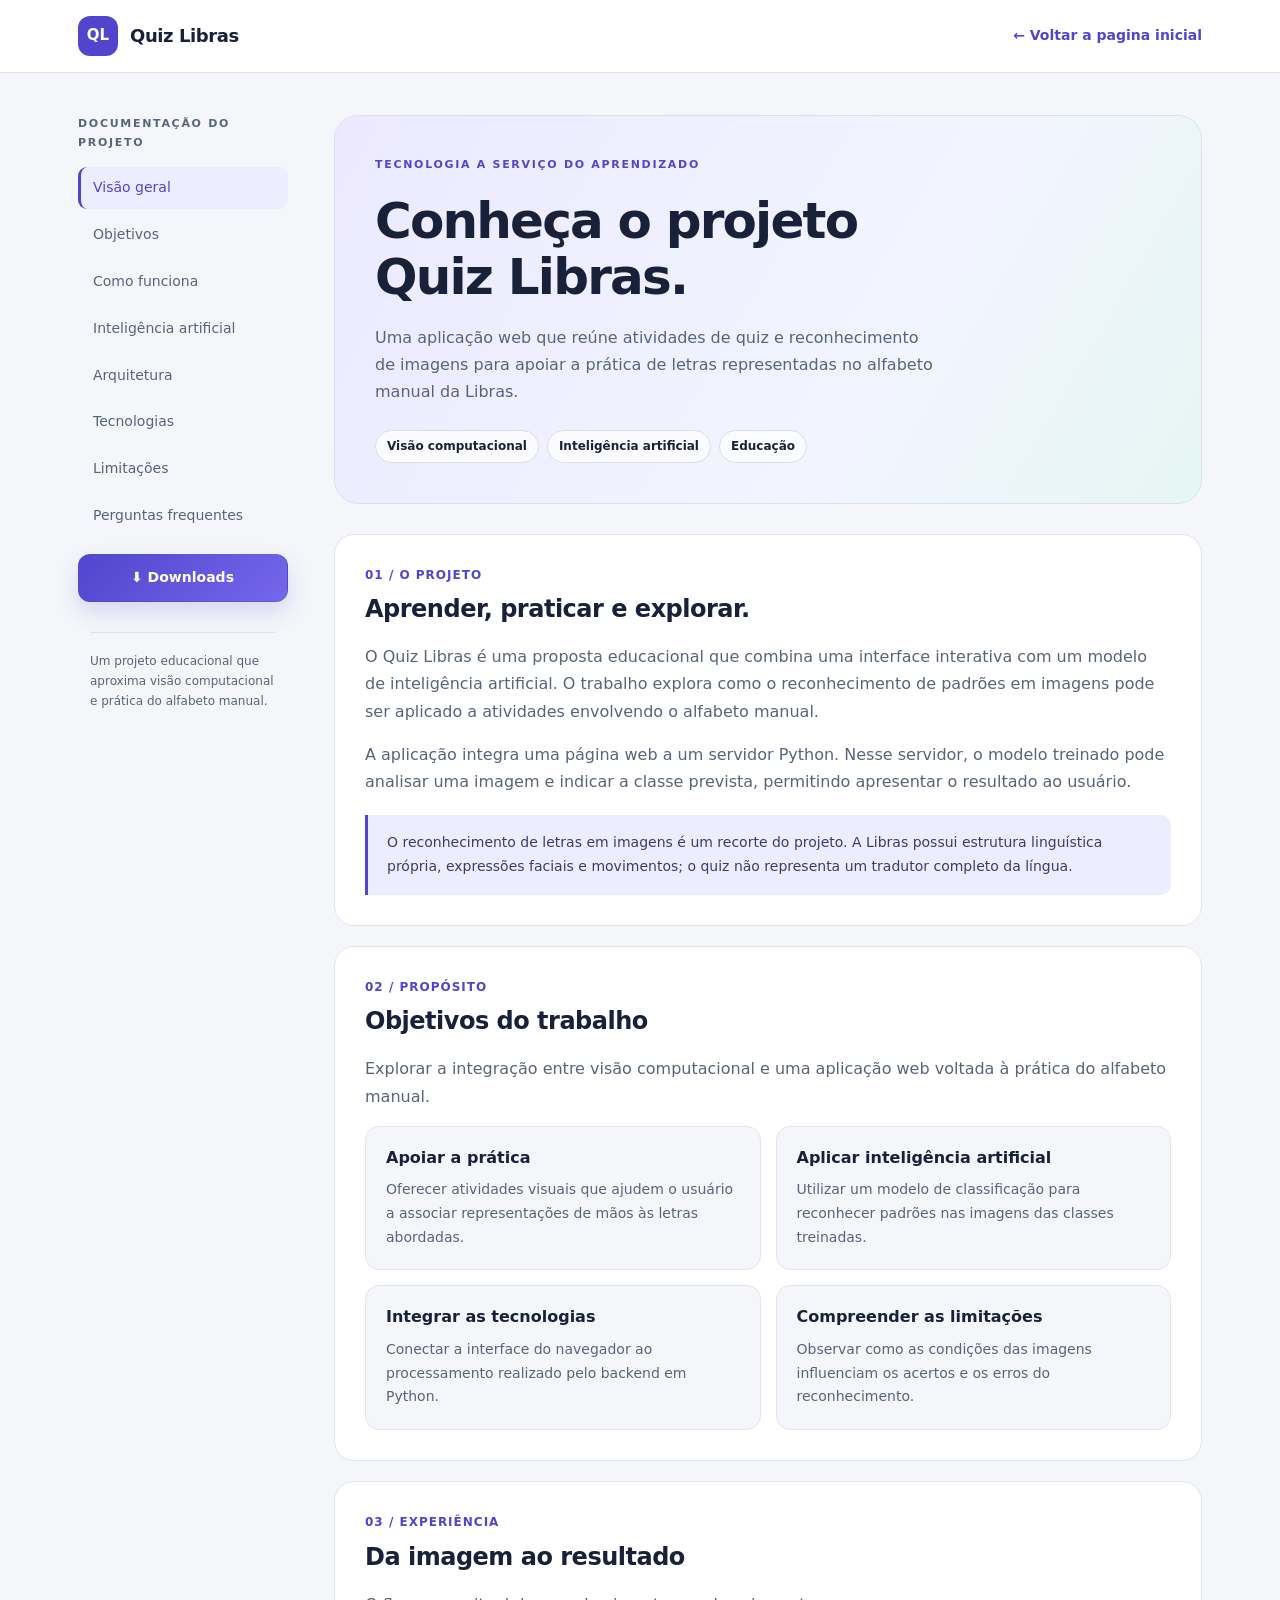
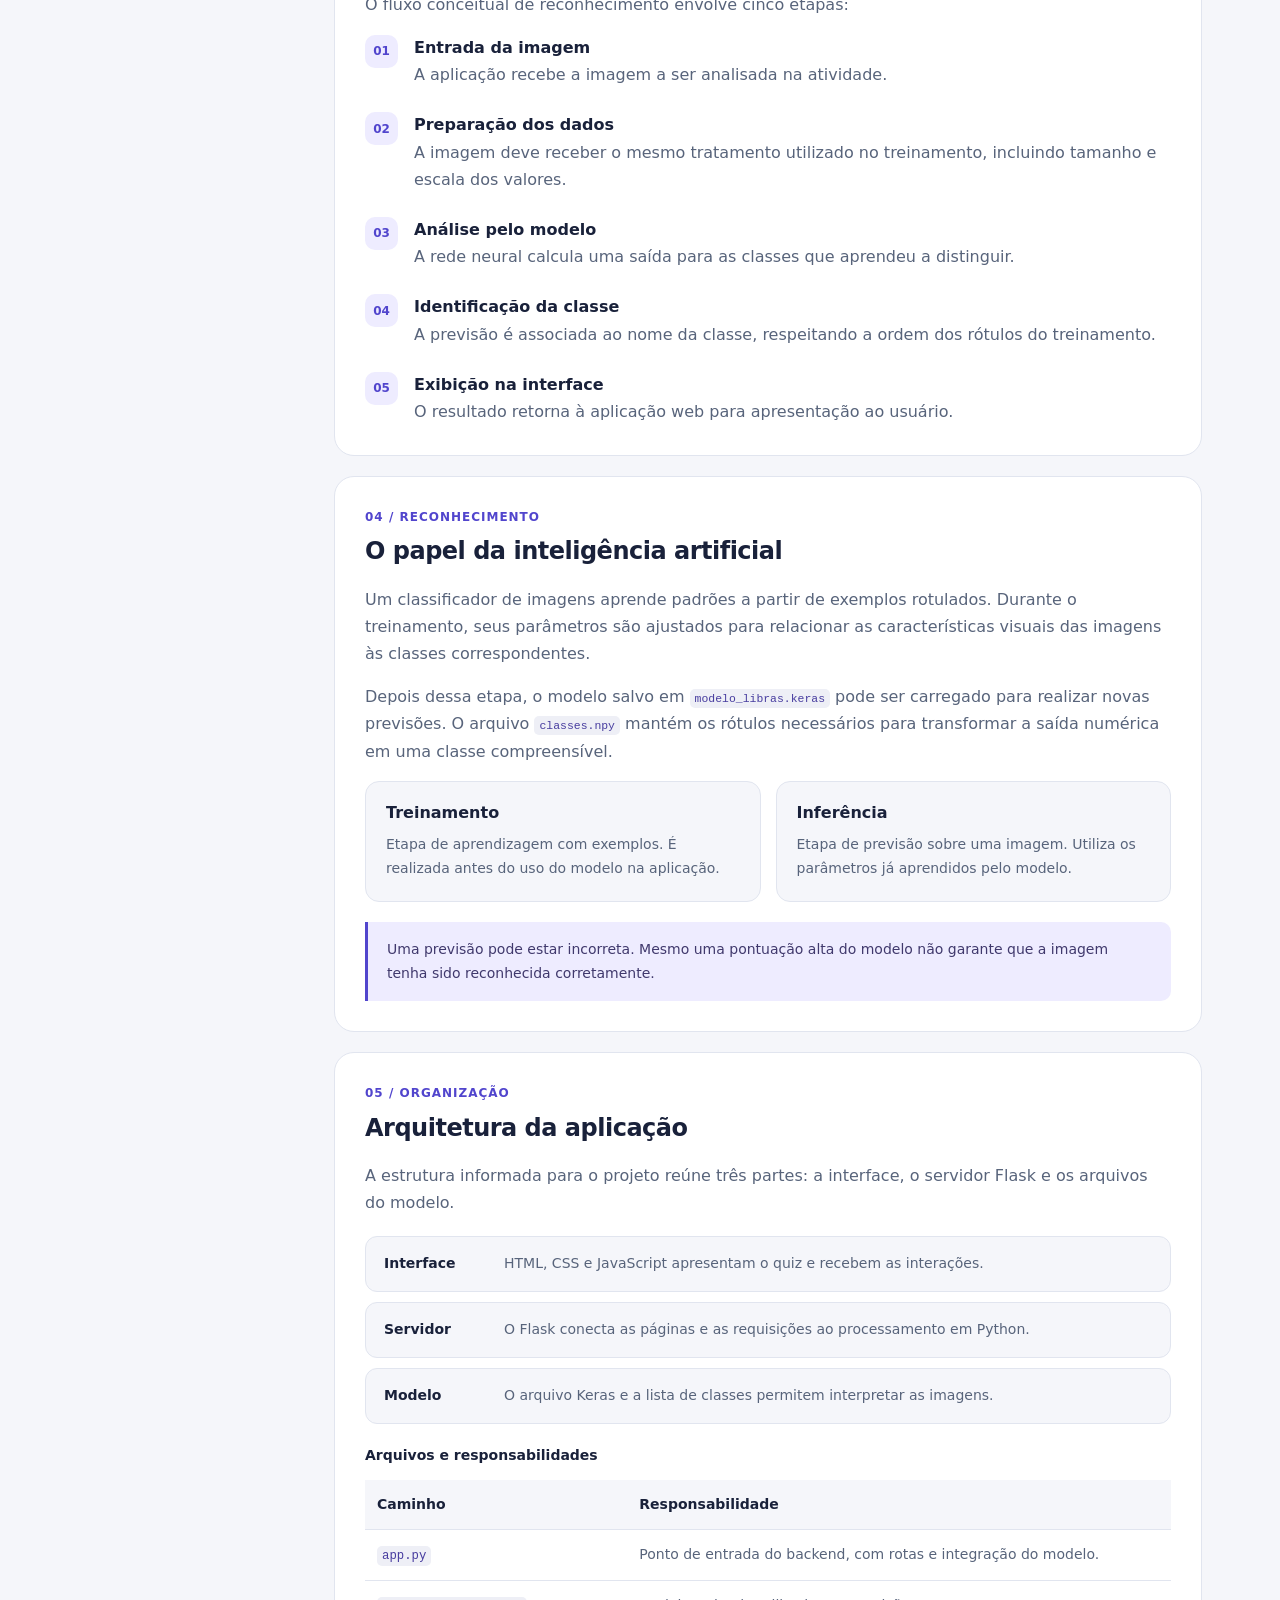
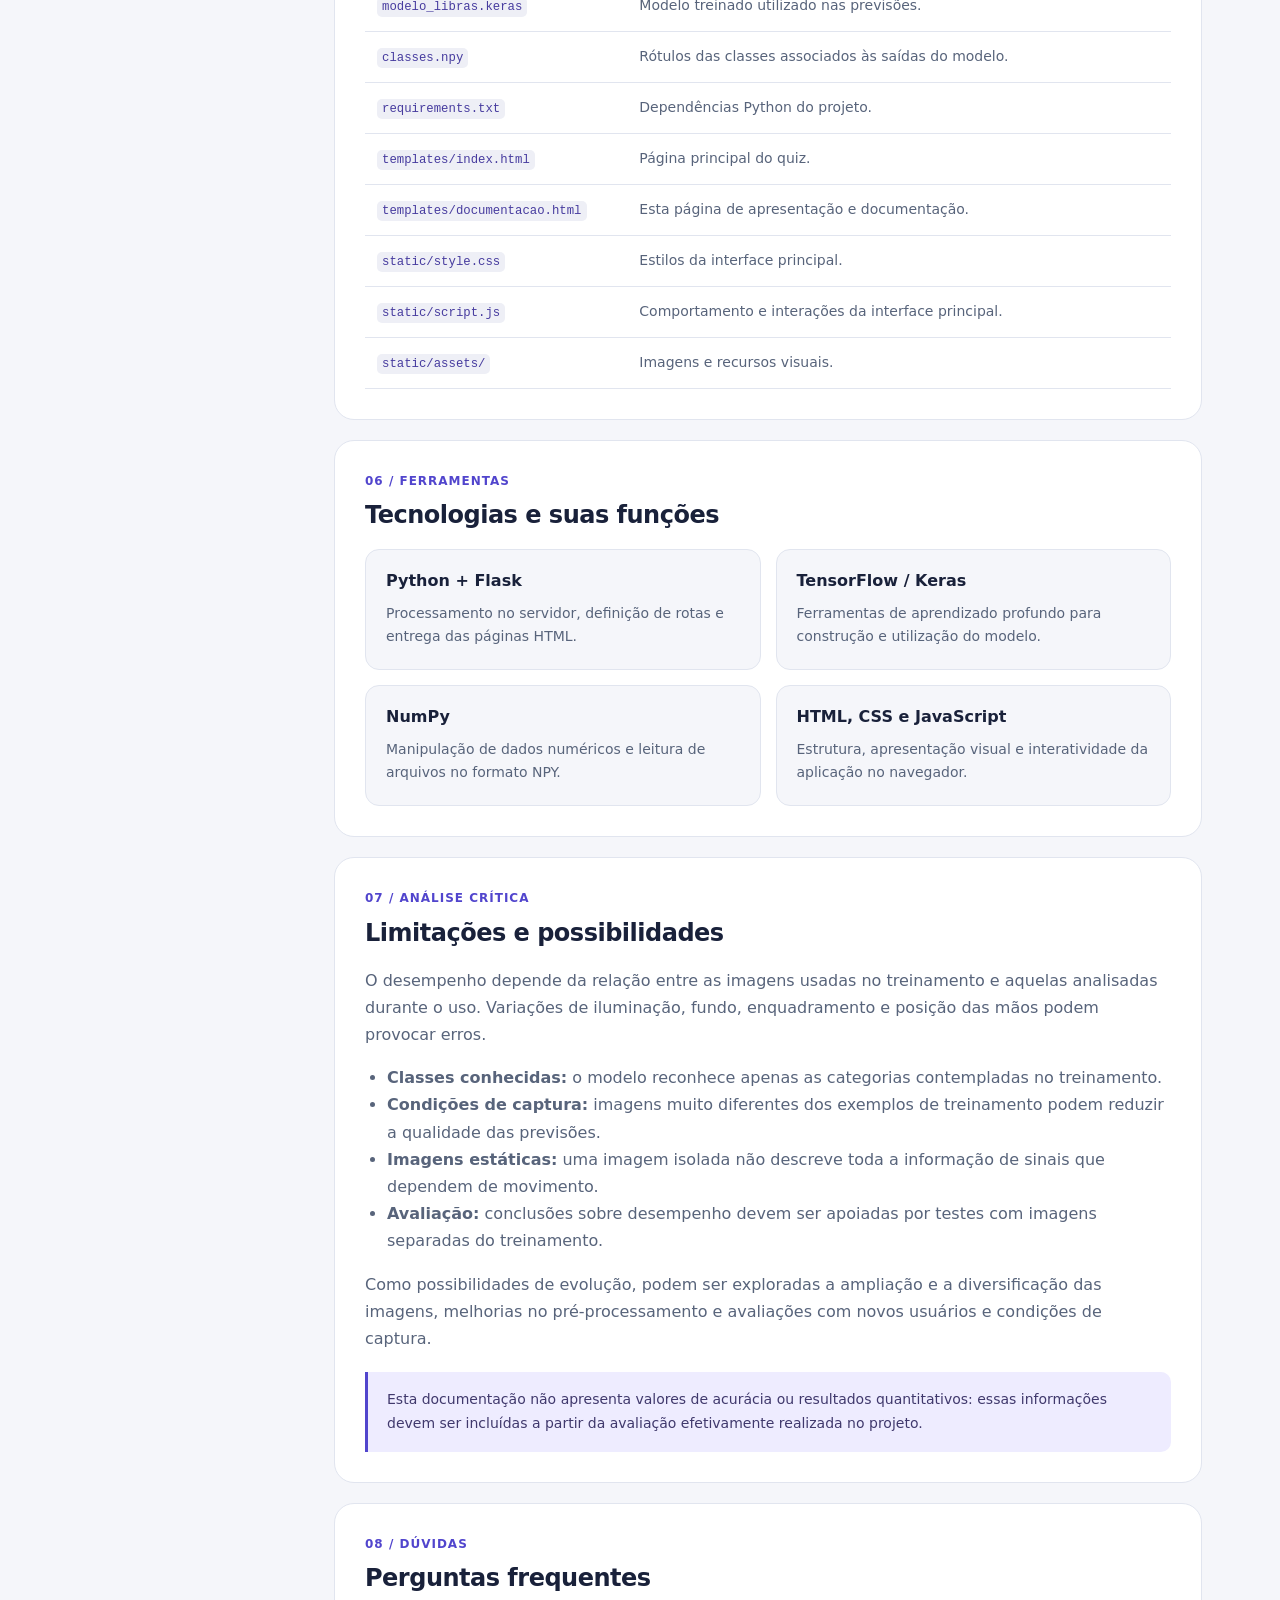
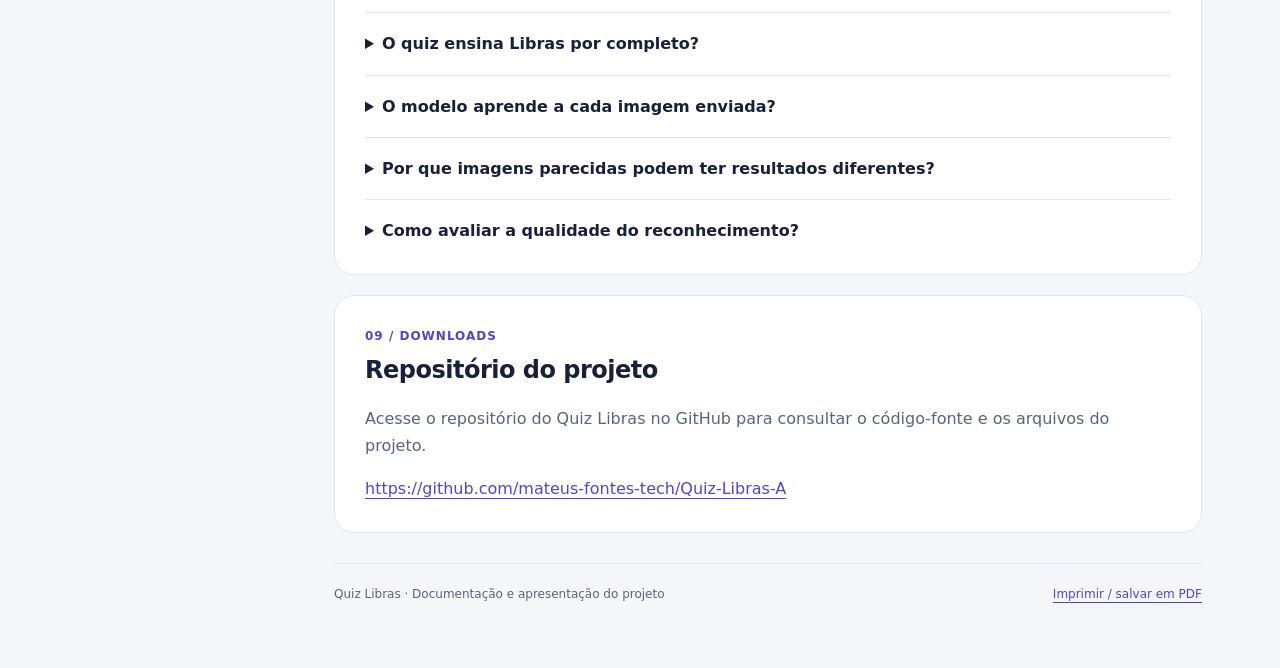
<file: templates/documentacao.html>
<!DOCTYPE html>
<html lang="pt-BR">
<head>
  <meta charset="UTF-8">
  <meta name="viewport" content="width=device-width, initial-scale=1">
  <meta name="description" content="Conheça o Quiz Libras: objetivos, inteligência artificial, arquitetura e funcionamento do projeto.">
  <title>Sobre o projeto | Quiz Libras</title>
  <!-- Página independente: CSS e JavaScript incluídos, sem bibliotecas externas.
       Integração: salve em templates/documentacao.html e adicione no app.py,
       depois da criação do app e antes de app.run():

       @app.route('/documentacao')
       def documentacao():
           return render_template('documentacao.html')

       Garanta que render_template esteja importado de flask.
       Na página atual, adicione: <a href="/documentacao">Sobre o projeto</a>
       O botão de retorno abaixo assume que a página inicial está em /.
       Conteúdo baseado na estrutura informada pelo autor; validar com o código.
  -->
  <style>
    :root{--bg:#f5f6fa;--paper:#fff;--ink:#19213a;--muted:#58647b;--accent:#5145cd;--line:#e1e5ef;--soft:#eeecff;--radius:20px}
    *{box-sizing:border-box}html{scroll-behavior:smooth;scroll-padding-top:95px}body{margin:0;background:var(--bg);color:var(--ink);font-family:system-ui,-apple-system,"Segoe UI",sans-serif;line-height:1.7}a{color:var(--accent);text-underline-offset:4px}a:focus-visible,button:focus-visible,summary:focus-visible{outline:3px solid #c96c0d;outline-offset:5px}.skip{position:absolute;left:12px;top:-90px;background:white;padding:12px;z-index:5}.skip:focus{top:10px}.topbar{background:#ffffffed;border-bottom:1px solid var(--line);position:sticky;top:0;z-index:3;backdrop-filter:blur(14px)}.topbar-inner{max-width:1180px;margin:auto;padding:16px 28px;display:flex;align-items:center;justify-content:space-between;gap:18px}.brand{display:flex;align-items:center;gap:12px;font-weight:800;font-size:18px;letter-spacing:-.4px}.mark{display:grid;place-items:center;background:var(--accent);color:white;border-radius:12px;width:40px;height:40px;font-size:15px;letter-spacing:0}.back{font-size:14px;font-weight:650;text-decoration:none}.layout{max-width:1180px;margin:auto;padding:42px 28px 64px;display:grid;grid-template-columns:210px minmax(0,1fr);gap:46px}.sidebar{align-self:start;position:sticky;top:108px}.nav-label,.eyebrow{text-transform:uppercase;font-size:11px;font-weight:800;letter-spacing:1.7px;color:var(--muted)}.sidebar nav{display:grid;gap:5px;margin-top:15px}.sidebar a{font-size:14px;color:var(--muted);text-decoration:none;padding:9px 12px;border-radius:9px;border-left:3px solid transparent}.sidebar a:hover,.sidebar a[aria-current="location"]{color:var(--accent);background:var(--soft);border-left-color:var(--accent)}.sidebar .download-btn{display:flex;align-items:center;justify-content:center;gap:8px;margin-top:12px;padding:11px 14px;border:1px solid rgba(81,69,205,.25);background:linear-gradient(135deg,#5145cd,#7467ec);color:#fff;border-left:none;border-radius:12px;font-weight:700;box-shadow:0 10px 22px rgba(81,69,205,.18)}.sidebar .download-btn:hover,.sidebar .download-btn[aria-current="location"]{background:linear-gradient(135deg,#4337c4,#5e4fe7);color:#fff;border-left:none}.side-note{font-size:12px;color:var(--muted);margin:30px 12px;padding-top:18px;border-top:1px solid var(--line)}.downloads-grid{display:grid;grid-template-columns:repeat(2,minmax(0,1fr));gap:18px 22px;margin-top:22px}.download-card{background:#eef0f5;border:1px solid #dfe3ee;border-radius:18px;padding:22px 20px;min-height:170px;display:flex;flex-direction:column;justify-content:flex-start}.download-card h3{margin:0 0 14px;font-size:22px;line-height:1.2;color:var(--ink)}.download-card p{margin:0 0 16px;font-size:16px;line-height:1.5;color:var(--ink)}.download-card a{display:inline-block;font-size:16px;font-weight:500;color:#4d4fc9;text-decoration:none}.download-card a:hover{text-decoration:underline}.download-card:nth-child(3){grid-column:1 / 2}.main{min-width:0}.hero{background:linear-gradient(120deg,#ece9ff,#f2f5ff 65%,#e5f6f3);border:1px solid #dcdff0;border-radius:24px;padding:40px;margin-bottom:30px;position:relative;overflow:hidden}.hero .eyebrow{color:var(--accent)}h1{font-size:clamp(32px,4.5vw,50px);line-height:1.13;letter-spacing:-1.8px;max-width:600px;margin:18px 0}h2{font-size:24px;line-height:1.3;letter-spacing:-.5px;margin:0 0 18px}h3{font-size:16px;line-height:1.4;margin:0 0 9px}p{margin:0 0 16px}.hero p{max-width:560px;color:var(--muted);font-size:16px}.tags{display:flex;flex-wrap:wrap;gap:8px;margin-top:25px}.tag{font-size:12px;font-weight:650;background:#ffffffbd;border:1px solid #d9dded;padding:5px 11px;border-radius:30px}.section{padding:30px;background:var(--paper);border:1px solid var(--line);border-radius:var(--radius);margin:20px 0}.section-number{color:var(--accent);font-size:12px;letter-spacing:1px;font-weight:750;display:block;margin-bottom:9px}.section p,.section li{color:var(--muted)}.grid{display:grid;grid-template-columns:1fr 1fr;gap:15px}.card{padding:20px;border-radius:14px;background:var(--bg);border:1px solid var(--line)}.card p{font-size:14px;margin:0}.steps{list-style:none;margin:12px 0 0;padding:0;counter-reset:step}.steps li{counter-increment:step;position:relative;padding:0 0 23px 49px}.steps li:last-child{padding-bottom:0}.steps li:before{content:counter(step,decimal-leading-zero);position:absolute;left:0;top:1px;background:var(--soft);color:var(--accent);font-weight:750;font-size:12px;border-radius:10px;width:33px;height:33px;display:grid;place-items:center}.steps strong{color:var(--ink);display:block}.note{border-left:3px solid var(--accent);background:var(--soft);padding:16px 19px;border-radius:0 10px 10px 0;font-size:14px;margin-top:20px}.note p{margin:0;color:#40396d}.table-wrap{overflow-x:auto}table{width:100%;border-collapse:collapse;font-size:14px}th{text-align:left;color:var(--ink);background:var(--bg)}th,td{padding:13px 12px;border-bottom:1px solid var(--line);vertical-align:top}td{color:var(--muted)}code{font-size:.88em;background:#eeeff6;padding:3px 5px;border-radius:5px;color:#473c9f;overflow-wrap:anywhere}.architecture{display:grid;gap:10px;margin:20px 0}.layer{display:flex;gap:20px;align-items:baseline;background:var(--bg);padding:15px 18px;border:1px solid var(--line);border-radius:12px}.layer b{min-width:100px;font-size:14px}.layer span{color:var(--muted);font-size:14px}details{border-top:1px solid var(--line);padding:17px 0}details:last-child{padding-bottom:0}summary{font-weight:650;cursor:pointer}details p{margin:13px 0 0;font-size:14px}ul{padding-left:22px}.footer{font-size:12px;color:var(--muted);display:flex;justify-content:space-between;gap:15px;border-top:1px solid var(--line);padding-top:20px;margin-top:30px}.print{border:0;background:none;color:var(--accent);font:inherit;cursor:pointer;padding:0;text-decoration:underline;text-underline-offset:4px}
    @media(max-width:850px){.layout{grid-template-columns:1fr;gap:20px;padding-top:24px}.sidebar{position:static}.sidebar nav{display:flex;flex-wrap:wrap;gap:6px;margin-top:10px}.sidebar a{padding:6px 10px;font-size:12px}.side-note{display:none}.hero{padding:28px}.section{padding:25px}}
    @media(max-width:500px){.topbar-inner{padding:13px 18px}.layout{padding:20px 16px 40px}.brand{font-size:16px}.back{font-size:12px}.hero{padding:25px 22px}.section{padding:23px 20px}.grid{grid-template-columns:1fr}.layer{display:block}.layer b{display:block;margin-bottom:4px}.footer{flex-direction:column}.section h2{font-size:22px}}
    @media(prefers-reduced-motion:reduce){html{scroll-behavior:auto}}
    @media print{.topbar,.sidebar,.print,.skip{display:none}.layout{display:block;padding:0;max-width:none}body{background:white;font-size:11pt}.hero{background:white;padding:20px;border:1px solid #bbb}h1{font-size:28pt}.section{padding:18px;margin:15px 0;border-color:#bbb}.card,.layer,details{break-inside:avoid}.section h2{break-after:avoid}.footer{display:block}a{color:inherit}}
  </style>
</head>
<body>
  <a class="skip" href="#conteudo">Pular para o conteúdo</a>
  <header class="topbar"><div class="topbar-inner"><div class="brand"><span class="mark" aria-hidden="true">QL</span>Quiz Libras</div><a class="back" href="/">← Voltar a pagina inicial</a></div></header>
  <div class="layout">
    <aside class="sidebar"><div class="nav-label">Documentação do projeto</div><nav aria-label="Seções da documentação">
      <a href="#visao-geral">Visão geral</a><a href="#objetivos">Objetivos</a><a href="#funcionamento">Como funciona</a><a href="#ia">Inteligência artificial</a><a href="#arquitetura">Arquitetura</a><a href="#tecnologias">Tecnologias</a><a href="#limites">Limitações</a><a href="#perguntas">Perguntas frequentes</a>
      <a href="#downloads" class="download-btn" aria-label="Ir para downloads">⬇ Downloads</a>
    </nav><p class="side-note">Um projeto educacional que aproxima visão computacional e prática do alfabeto manual.</p></aside>
    <main id="conteudo">
      <div class="hero"><div class="eyebrow">Tecnologia a serviço do aprendizado</div><h1>Conheça o projeto<br>Quiz Libras.</h1><p>Uma aplicação web que reúne atividades de quiz e reconhecimento de imagens para apoiar a prática de letras representadas no alfabeto manual da Libras.</p><div class="tags"><span class="tag">Visão computacional</span><span class="tag">Inteligência artificial</span><span class="tag">Educação</span></div></div>
      <section class="section" id="visao-geral"><span class="section-number">01 / O PROJETO</span><h2>Aprender, praticar e explorar.</h2><p>O Quiz Libras é uma proposta educacional que combina uma interface interativa com um modelo de inteligência artificial. O trabalho explora como o reconhecimento de padrões em imagens pode ser aplicado a atividades envolvendo o alfabeto manual.</p><p>A aplicação integra uma página web a um servidor Python. Nesse servidor, o modelo treinado pode analisar uma imagem e indicar a classe prevista, permitindo apresentar o resultado ao usuário.</p><div class="note"><p>O reconhecimento de letras em imagens é um recorte do projeto. A Libras possui estrutura linguística própria, expressões faciais e movimentos; o quiz não representa um tradutor completo da língua.</p></div></section>
      <section class="section" id="objetivos"><span class="section-number">02 / PROPÓSITO</span><h2>Objetivos do trabalho</h2><p>Explorar a integração entre visão computacional e uma aplicação web voltada à prática do alfabeto manual.</p><div class="grid"><article class="card"><h3>Apoiar a prática</h3><p>Oferecer atividades visuais que ajudem o usuário a associar representações de mãos às letras abordadas.</p></article><article class="card"><h3>Aplicar inteligência artificial</h3><p>Utilizar um modelo de classificação para reconhecer padrões nas imagens das classes treinadas.</p></article><article class="card"><h3>Integrar as tecnologias</h3><p>Conectar a interface do navegador ao processamento realizado pelo backend em Python.</p></article><article class="card"><h3>Compreender as limitações</h3><p>Observar como as condições das imagens influenciam os acertos e os erros do reconhecimento.</p></article></div></section>
      <section class="section" id="funcionamento"><span class="section-number">03 / EXPERIÊNCIA</span><h2>Da imagem ao resultado</h2><p>O fluxo conceitual de reconhecimento envolve cinco etapas:</p><ol class="steps"><li><strong>Entrada da imagem</strong>A aplicação recebe a imagem a ser analisada na atividade.</li><li><strong>Preparação dos dados</strong>A imagem deve receber o mesmo tratamento utilizado no treinamento, incluindo tamanho e escala dos valores.</li><li><strong>Análise pelo modelo</strong>A rede neural calcula uma saída para as classes que aprendeu a distinguir.</li><li><strong>Identificação da classe</strong>A previsão é associada ao nome da classe, respeitando a ordem dos rótulos do treinamento.</li><li><strong>Exibição na interface</strong>O resultado retorna à aplicação web para apresentação ao usuário.</li></ol></section>
      <section class="section" id="ia"><span class="section-number">04 / RECONHECIMENTO</span><h2>O papel da inteligência artificial</h2><p>Um classificador de imagens aprende padrões a partir de exemplos rotulados. Durante o treinamento, seus parâmetros são ajustados para relacionar as características visuais das imagens às classes correspondentes.</p><p>Depois dessa etapa, o modelo salvo em <code>modelo_libras.keras</code> pode ser carregado para realizar novas previsões. O arquivo <code>classes.npy</code> mantém os rótulos necessários para transformar a saída numérica em uma classe compreensível.</p><div class="grid"><article class="card"><h3>Treinamento</h3><p>Etapa de aprendizagem com exemplos. É realizada antes do uso do modelo na aplicação.</p></article><article class="card"><h3>Inferência</h3><p>Etapa de previsão sobre uma imagem. Utiliza os parâmetros já aprendidos pelo modelo.</p></article></div><div class="note"><p>Uma previsão pode estar incorreta. Mesmo uma pontuação alta do modelo não garante que a imagem tenha sido reconhecida corretamente.</p></div></section>
      <section class="section" id="arquitetura"><span class="section-number">05 / ORGANIZAÇÃO</span><h2>Arquitetura da aplicação</h2><p>A estrutura informada para o projeto reúne três partes: a interface, o servidor Flask e os arquivos do modelo.</p><div class="architecture"><div class="layer"><b>Interface</b><span>HTML, CSS e JavaScript apresentam o quiz e recebem as interações.</span></div><div class="layer"><b>Servidor</b><span>O Flask conecta as páginas e as requisições ao processamento em Python.</span></div><div class="layer"><b>Modelo</b><span>O arquivo Keras e a lista de classes permitem interpretar as imagens.</span></div></div><div class="table-wrap"><table><caption style="text-align:left;font-weight:650;margin-bottom:12px">Arquivos e responsabilidades</caption><thead><tr><th scope="col">Caminho</th><th scope="col">Responsabilidade</th></tr></thead><tbody><tr><td><code>app.py</code></td><td>Ponto de entrada do backend, com rotas e integração do modelo.</td></tr><tr><td><code>modelo_libras.keras</code></td><td>Modelo treinado utilizado nas previsões.</td></tr><tr><td><code>classes.npy</code></td><td>Rótulos das classes associados às saídas do modelo.</td></tr><tr><td><code>requirements.txt</code></td><td>Dependências Python do projeto.</td></tr><tr><td><code>templates/index.html</code></td><td>Página principal do quiz.</td></tr><tr><td><code>templates/documentacao.html</code></td><td>Esta página de apresentação e documentação.</td></tr><tr><td><code>static/style.css</code></td><td>Estilos da interface principal.</td></tr><tr><td><code>static/script.js</code></td><td>Comportamento e interações da interface principal.</td></tr><tr><td><code>static/assets/</code></td><td>Imagens e recursos visuais.</td></tr></tbody></table></div></section>
      <section class="section" id="tecnologias"><span class="section-number">06 / FERRAMENTAS</span><h2>Tecnologias e suas funções</h2><div class="grid"><article class="card"><h3>Python + Flask</h3><p>Processamento no servidor, definição de rotas e entrega das páginas HTML.</p></article><article class="card"><h3>TensorFlow / Keras</h3><p>Ferramentas de aprendizado profundo para construção e utilização do modelo.</p></article><article class="card"><h3>NumPy</h3><p>Manipulação de dados numéricos e leitura de arquivos no formato NPY.</p></article><article class="card"><h3>HTML, CSS e JavaScript</h3><p>Estrutura, apresentação visual e interatividade da aplicação no navegador.</p></article></div></section>
      <section class="section" id="limites"><span class="section-number">07 / ANÁLISE CRÍTICA</span><h2>Limitações e possibilidades</h2><p>O desempenho depende da relação entre as imagens usadas no treinamento e aquelas analisadas durante o uso. Variações de iluminação, fundo, enquadramento e posição das mãos podem provocar erros.</p><ul><li><strong>Classes conhecidas:</strong> o modelo reconhece apenas as categorias contempladas no treinamento.</li><li><strong>Condições de captura:</strong> imagens muito diferentes dos exemplos de treinamento podem reduzir a qualidade das previsões.</li><li><strong>Imagens estáticas:</strong> uma imagem isolada não descreve toda a informação de sinais que dependem de movimento.</li><li><strong>Avaliação:</strong> conclusões sobre desempenho devem ser apoiadas por testes com imagens separadas do treinamento.</li></ul><p>Como possibilidades de evolução, podem ser exploradas a ampliação e a diversificação das imagens, melhorias no pré-processamento e avaliações com novos usuários e condições de captura.</p><div class="note"><p>Esta documentação não apresenta valores de acurácia ou resultados quantitativos: essas informações devem ser incluídas a partir da avaliação efetivamente realizada no projeto.</p></div></section>
      <section class="section" id="perguntas"><span class="section-number">08 / DÚVIDAS</span><h2>Perguntas frequentes</h2><details><summary>O quiz ensina Libras por completo?</summary><p>Não. A proposta é apoiar a prática de representações do alfabeto manual. O aprendizado de Libras envolve também vocabulário, gramática, expressões e interação com a comunidade surda.</p></details><details><summary>O modelo aprende a cada imagem enviada?</summary><p>A inferência utiliza um modelo já treinado. Enviar uma imagem para classificação, por si só, não modifica os parâmetros desse modelo.</p></details><details><summary>Por que imagens parecidas podem ter resultados diferentes?</summary><p>Mudanças no fundo, na iluminação, no ângulo ou no enquadramento alteram os dados de entrada. O modelo pode ser sensível a essas diferenças.</p></details><details><summary>Como avaliar a qualidade do reconhecimento?</summary><p>Com um conjunto de teste separado do treinamento. Acurácia, precisão, revocação, F1 e matriz de confusão ajudam a compreender tanto o desempenho geral quanto os erros entre classes.</p></details></section>
      <section id="downloads" class="section">
          <span class="section-number">09 / DOWNLOADS</span>
          <h2>Repositório do projeto</h2>
          <p>Acesse o repositório do Quiz Libras no GitHub para consultar o código-fonte e os arquivos do projeto.</p>
          <a href="https://github.com/mateus-fontes-tech/Quiz-Libras-A" target="_blank" rel="noopener noreferrer" style="overflow-wrap:anywhere">https://github.com/mateus-fontes-tech/Quiz-Libras-A</a>
      </section>
      <footer class="footer"><span>Quiz Libras · Documentação e apresentação do projeto</span><button type="button" class="print" id="imprimir">Imprimir / salvar em PDF</button></footer>

    </main>
  </div>
  <script>
    document.getElementById('imprimir').addEventListener('click', function () { window.print(); });
    // Realça a seção mais próxima do início da área visível.
    const sections = Array.from(document.querySelectorAll('section[id]'));
    const links = Array.from(document.querySelectorAll('.sidebar nav a'));
    let scheduled = false;
    function updateNavigation() {
      let current = sections[0].id;
      sections.forEach(function (section) { if (section.getBoundingClientRect().top <= 160) current = section.id; });
      links.forEach(function (link) { if (link.getAttribute('href') === '#' + current) link.setAttribute('aria-current', 'location'); else link.removeAttribute('aria-current'); });
      scheduled = false;
    }
    window.addEventListener('scroll', function () { if (!scheduled) { scheduled = true; window.requestAnimationFrame(updateNavigation); } }, { passive: true });
    updateNavigation();
    // Expande as respostas na impressão e restaura seu estado em seguida.
    let openStates = [];
    window.addEventListener('beforeprint', function () { openStates = Array.from(document.querySelectorAll('details'), function (detail) { const state = detail.open; detail.open = true; return state; }); });
    window.addEventListener('afterprint', function () { document.querySelectorAll('details').forEach(function (detail, index) { detail.open = openStates[index] || false; }); });
  </script>
</body>
</html>
</file>
